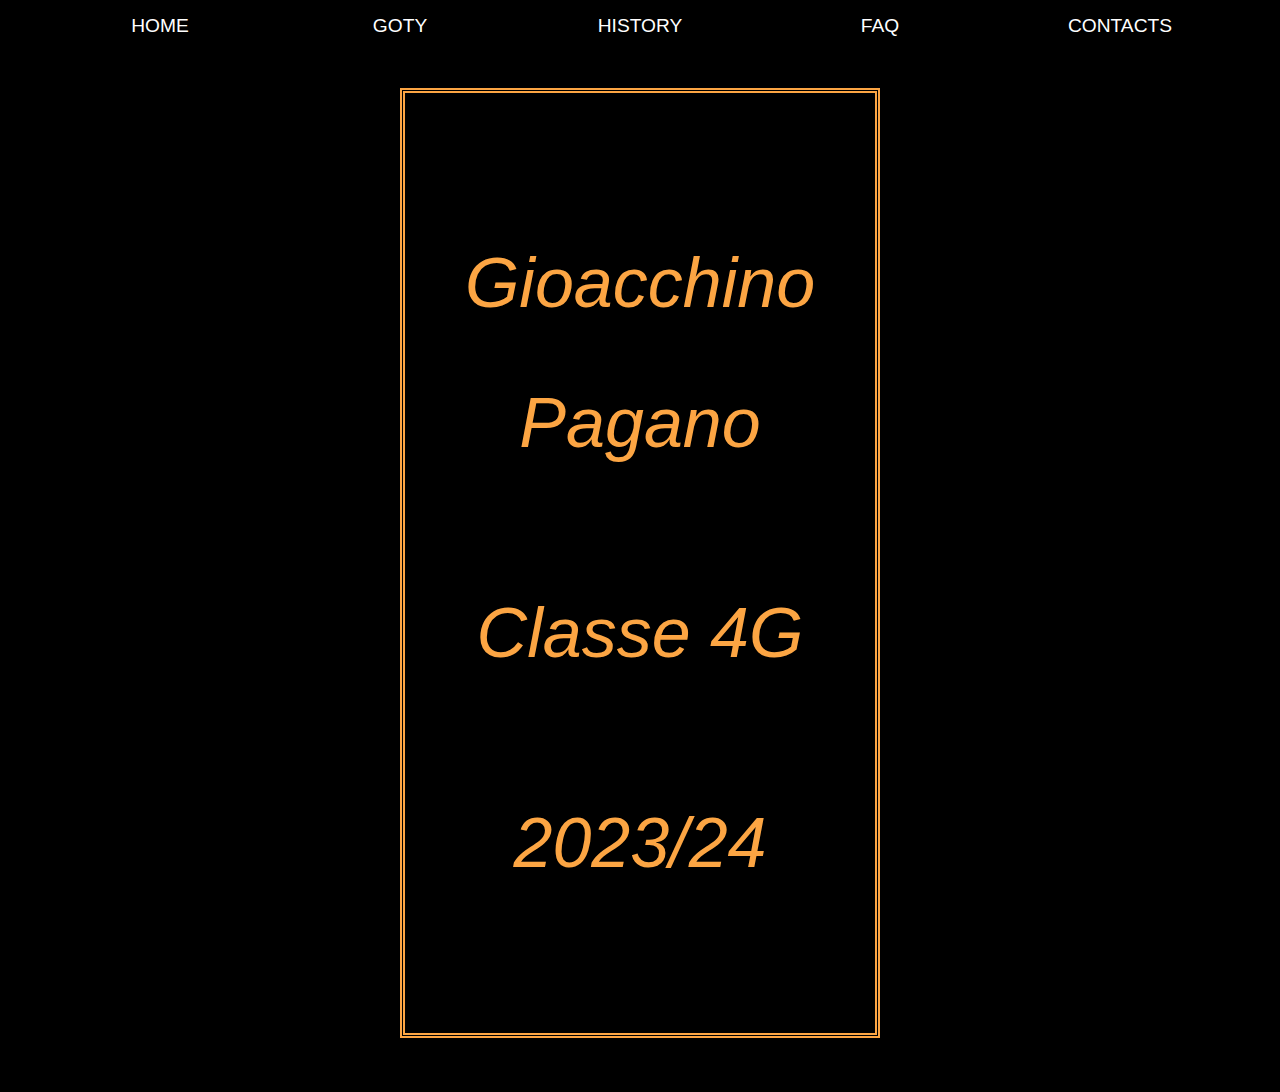
<file: contacts.html>
<!DOCTYPE html>
<html>
    <head>
        <link rel="stylesheet" href="layout 1.css">
        <title>Contacts</title>
    </head>
<body>    
    <nav>
        <ul>
           <li><a href="index.html">HOME</a></li>
           <li><a href="goty.html">GOTY</a></li>
           <li><a href="history.html">HISTORY</a></li>
           <li><a href="#">FAQ</a>
               <ul>
                   <li><a href="event.html">THE EVENT</a></li>
                   <li><a href="process.html">THE AWARD PROCESS</a></li>
               </ul>
           </li>
           <li><a href="contacts.html">CONTACTS</a></li>
    
    </ul>
    </nav>

    <main>
        <br><br>
        <div class="two">
            <p class="progress">Gioacchino Pagano</p>
            <p class="name">Classe 4G</p>
            <p class="name">2023/24</p>

            
             
        </div>
    
    <br><br><br>
    
    
    
    
    
    
    </main>
</body>
</html>
</file>
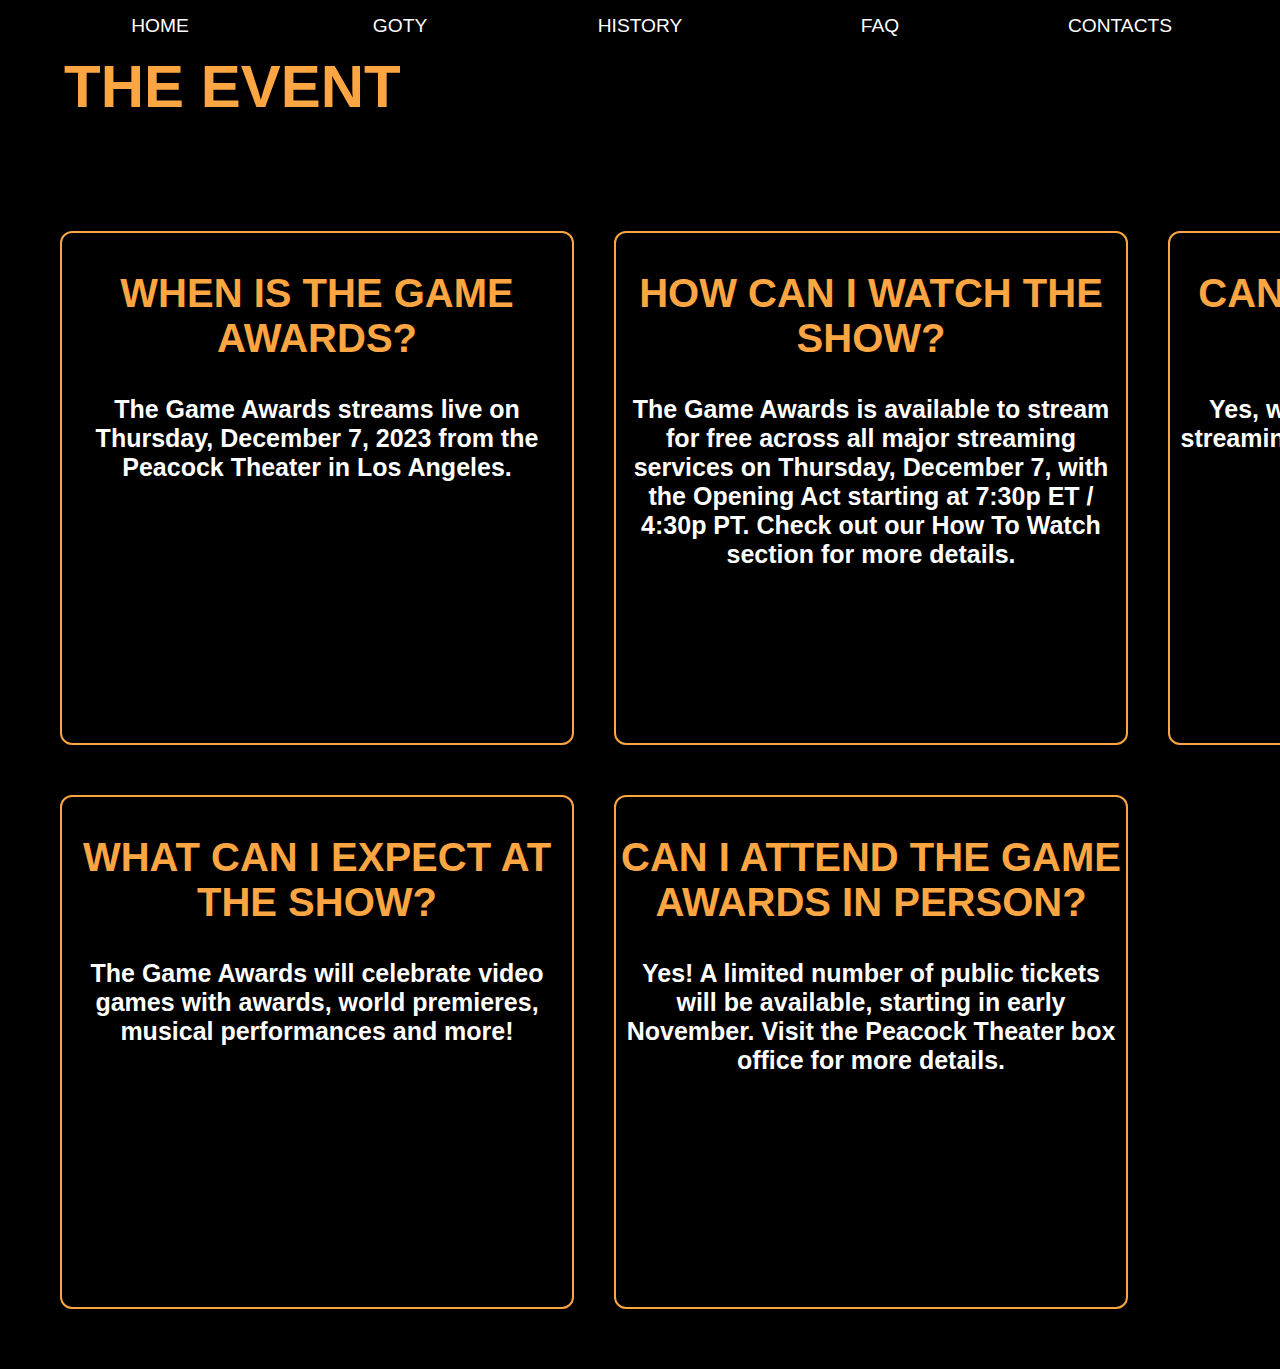
<file: event.html>
<!DOCTYPE html>
<html>
    <head>
        <link rel="stylesheet" href="layout 1.css">
        <title>FAQ</title>
    </head>
<body>
    <nav>
        <ul>
           <li><a href="index.html">HOME</a></li>
           <li><a href="goty.html">GOTY</a></li>
           <li><a href="history.html">HISTORY</a></li>
           <li><a href="#">FAQ</a>
               <ul>
                   <li><a href="event.html">THE EVENT</a></li>
                   <li><a href="process.html">THE AWARD PROCESS</a></li>
               </ul>
           </li>
           <li><a href="contacts.html">CONTACTS</a></li>
    
    </ul>
    </nav>

    <main>
        <h1>THE EVENT</h1>
        <div class="grid-container">
            <div class="round"><h2>WHEN IS THE GAME AWARDS?</h2>
                <h3>The Game Awards streams live on Thursday, December 7, 2023 from the Peacock Theater in Los Angeles.</h3>
            </div>

            <div class="round"><h2>HOW CAN I WATCH THE SHOW?</h2>
                <h3>The Game Awards is available to stream for free across all major streaming services on Thursday, December 7, with the Opening Act starting at 7:30p ET / 4:30p PT. Check out our How To Watch section for more details.</h3>
            </div>
            <div class="round"><h2>CAN I CO-STREAM THE SHOW?</h2>
                <h3>Yes, we welcome and encourage co-streaming. Sign-up here as an official co-streamer.</h3>
            </div>  
            <div class="round"><h2>WHAT CAN I EXPECT AT THE SHOW?</h2>
                <h3>The Game Awards will celebrate video games with awards, world premieres, musical performances and more!</h3>
            </div>
            <div class="round"><h2>CAN I ATTEND THE GAME AWARDS IN PERSON?</h2>
                <h3>Yes! A limited number of public tickets will be available, starting in early November. Visit the Peacock Theater box office for more details.</h3>
            </div>
          </div>
    </main>


</body>
</html>
</file>
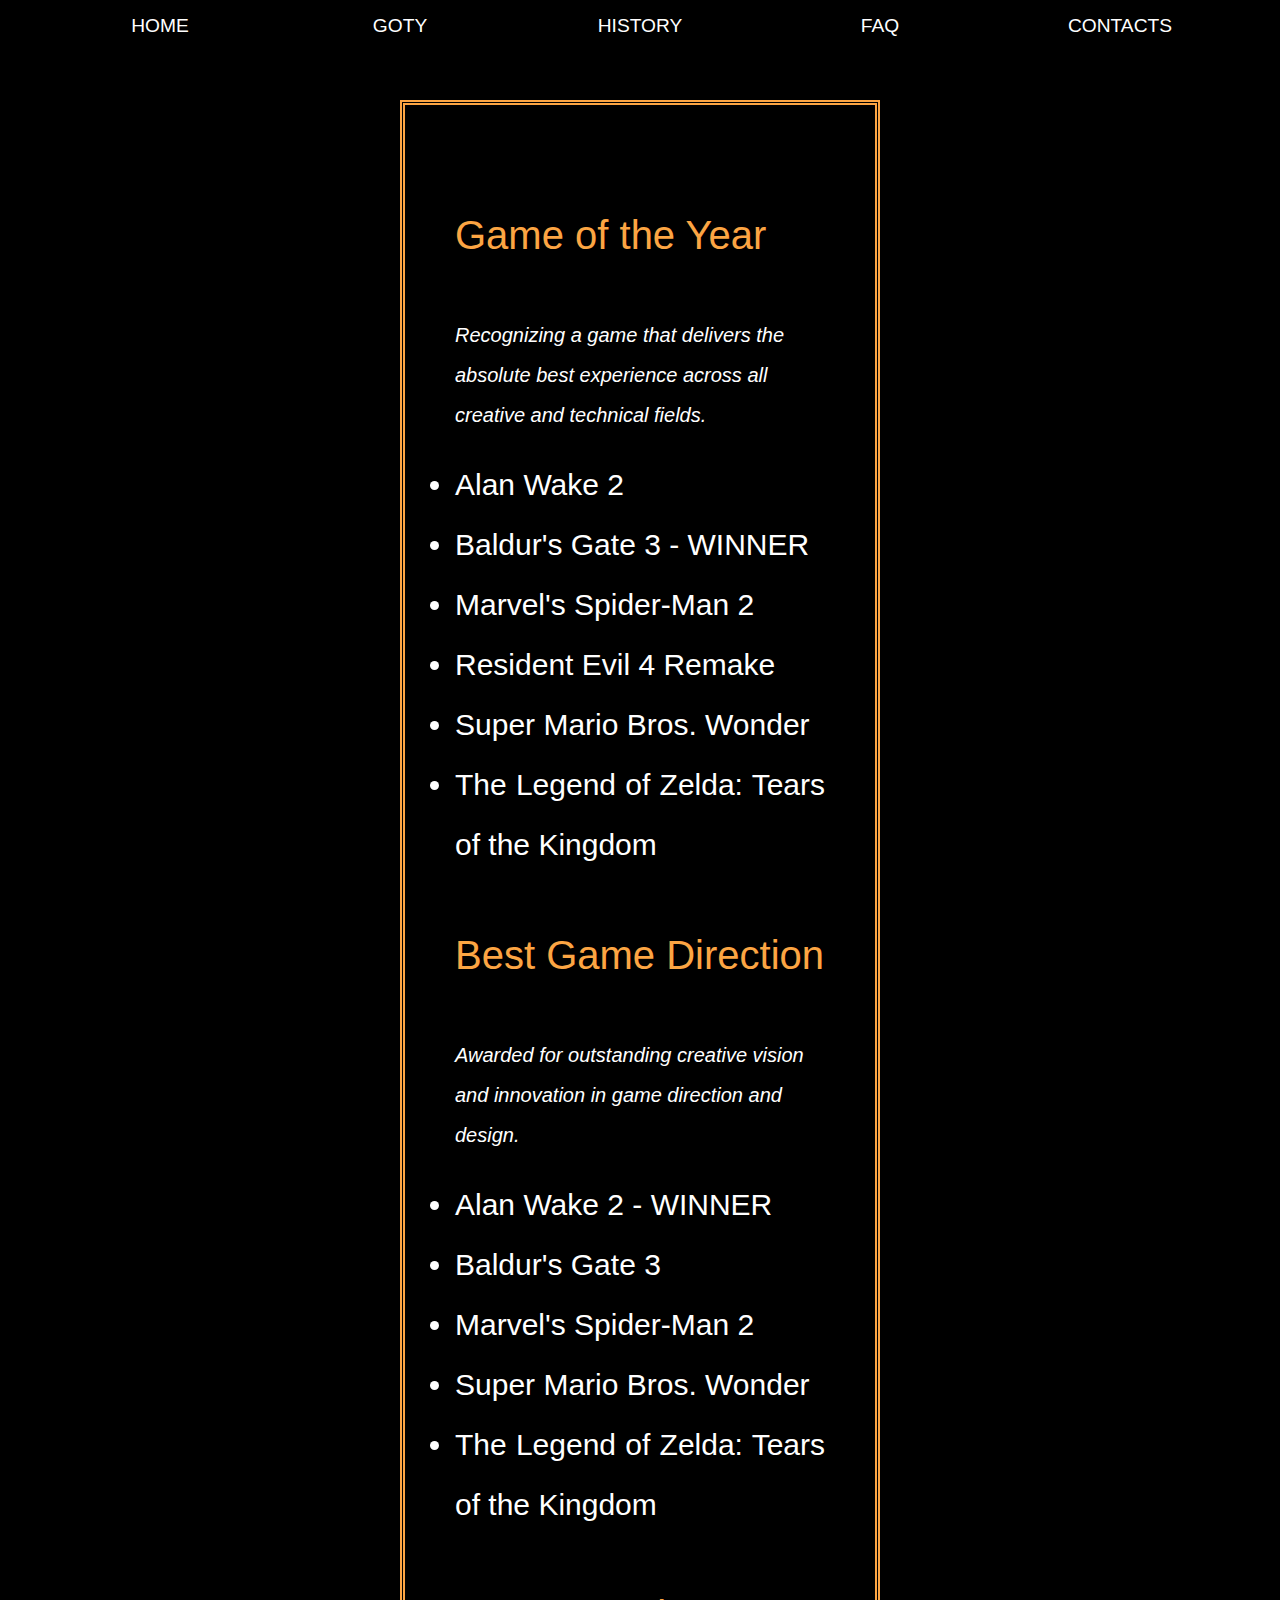
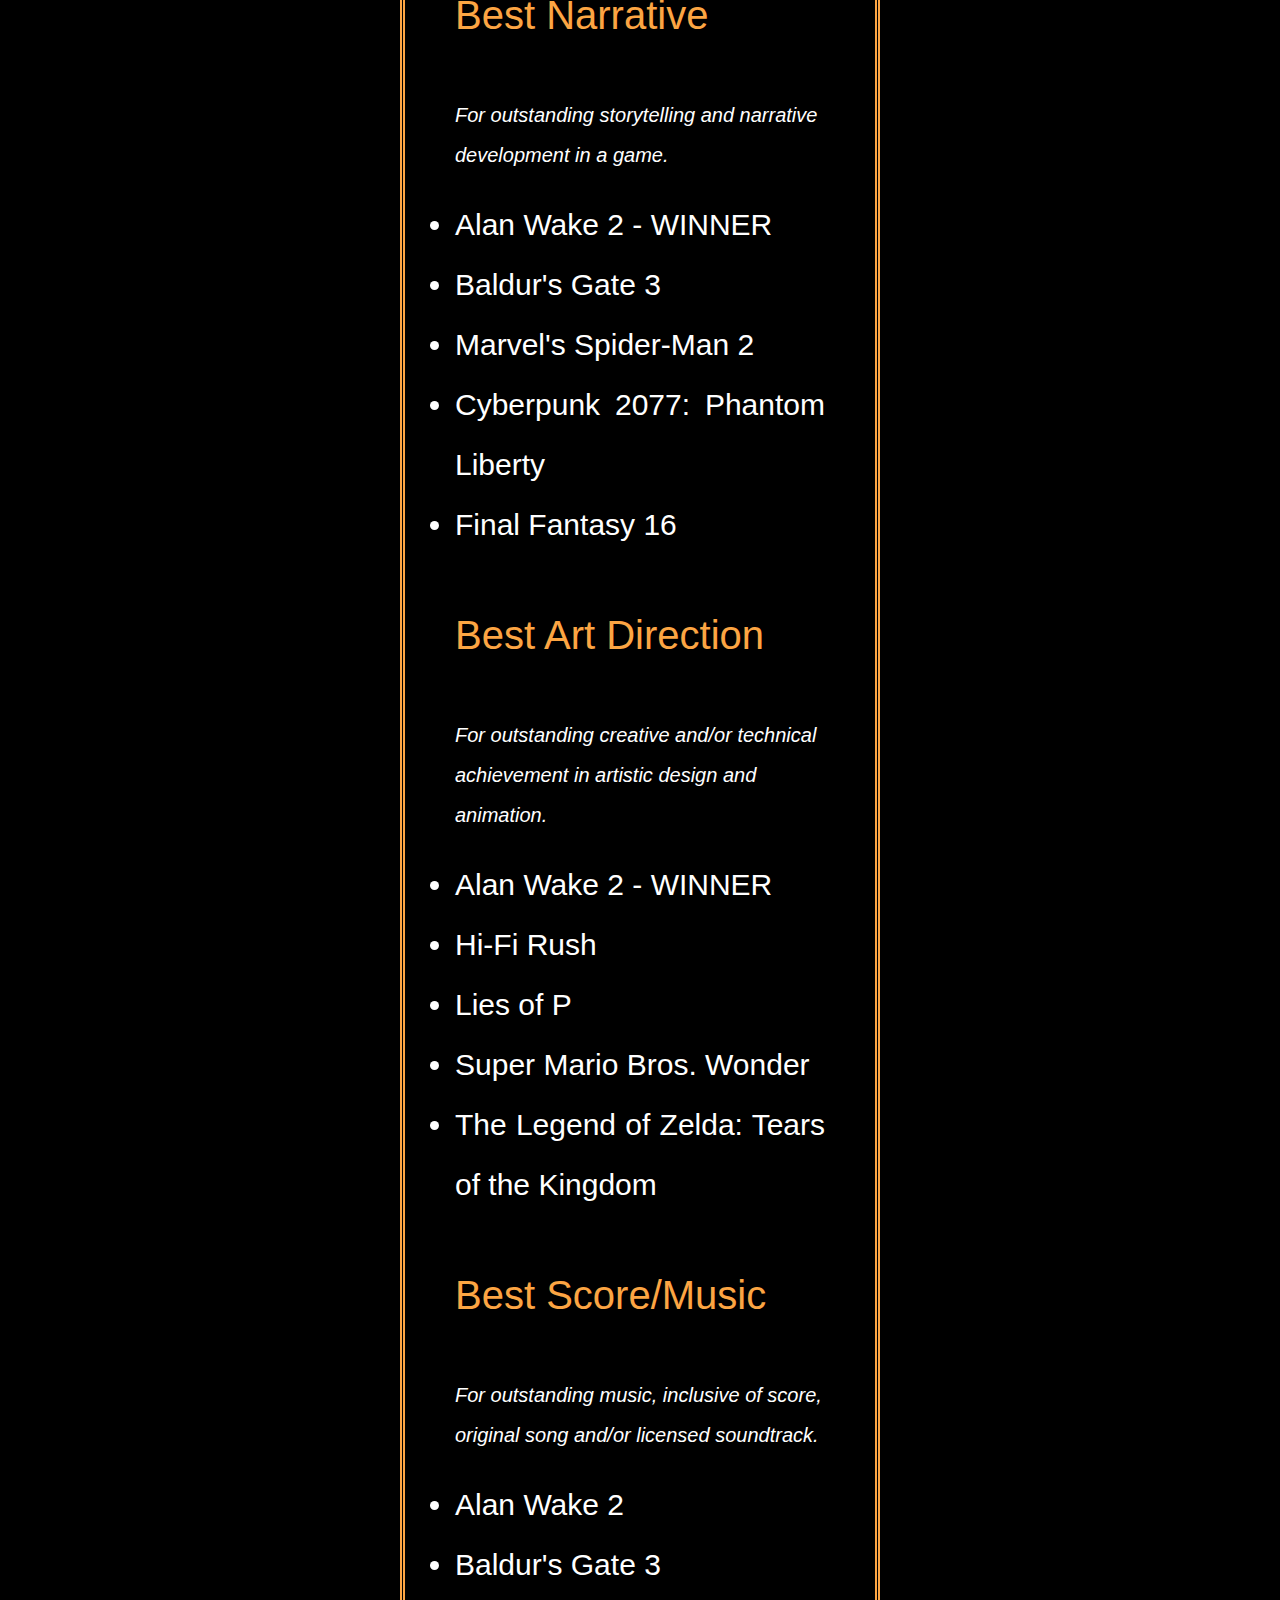
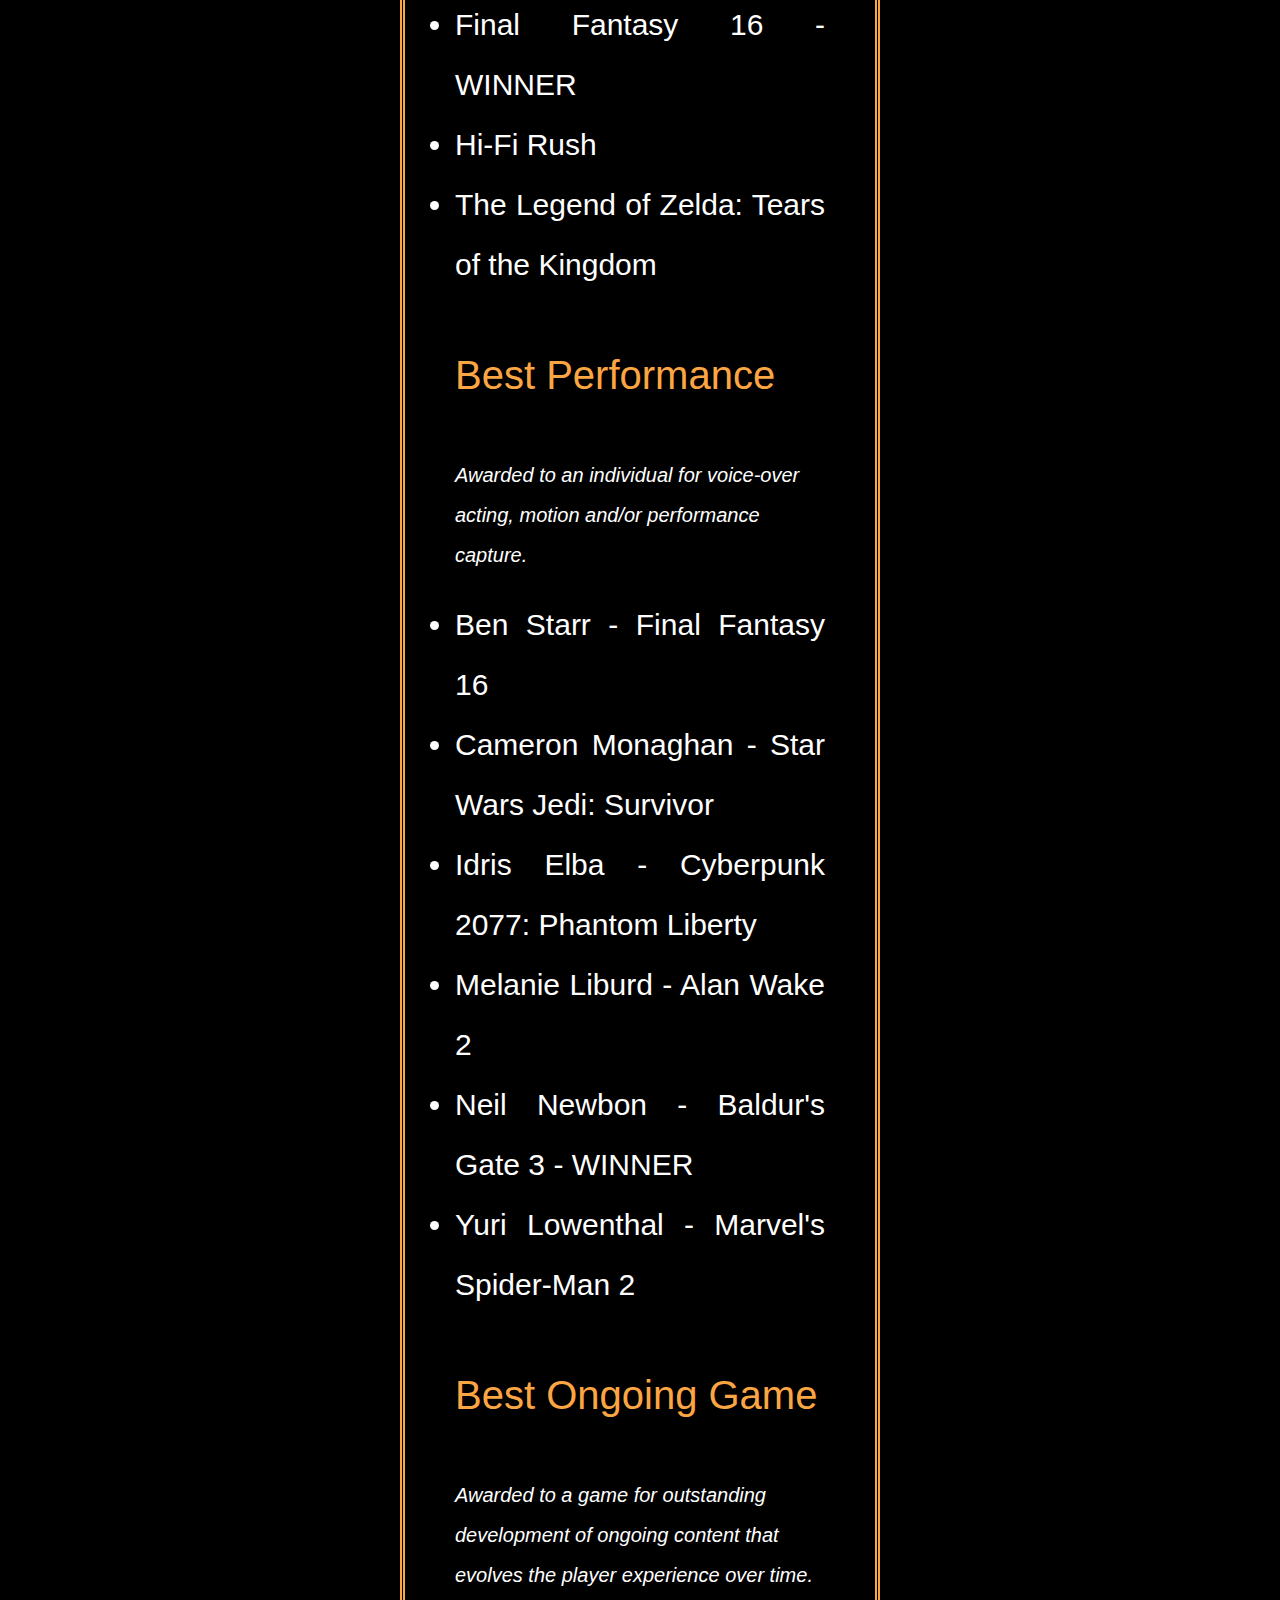
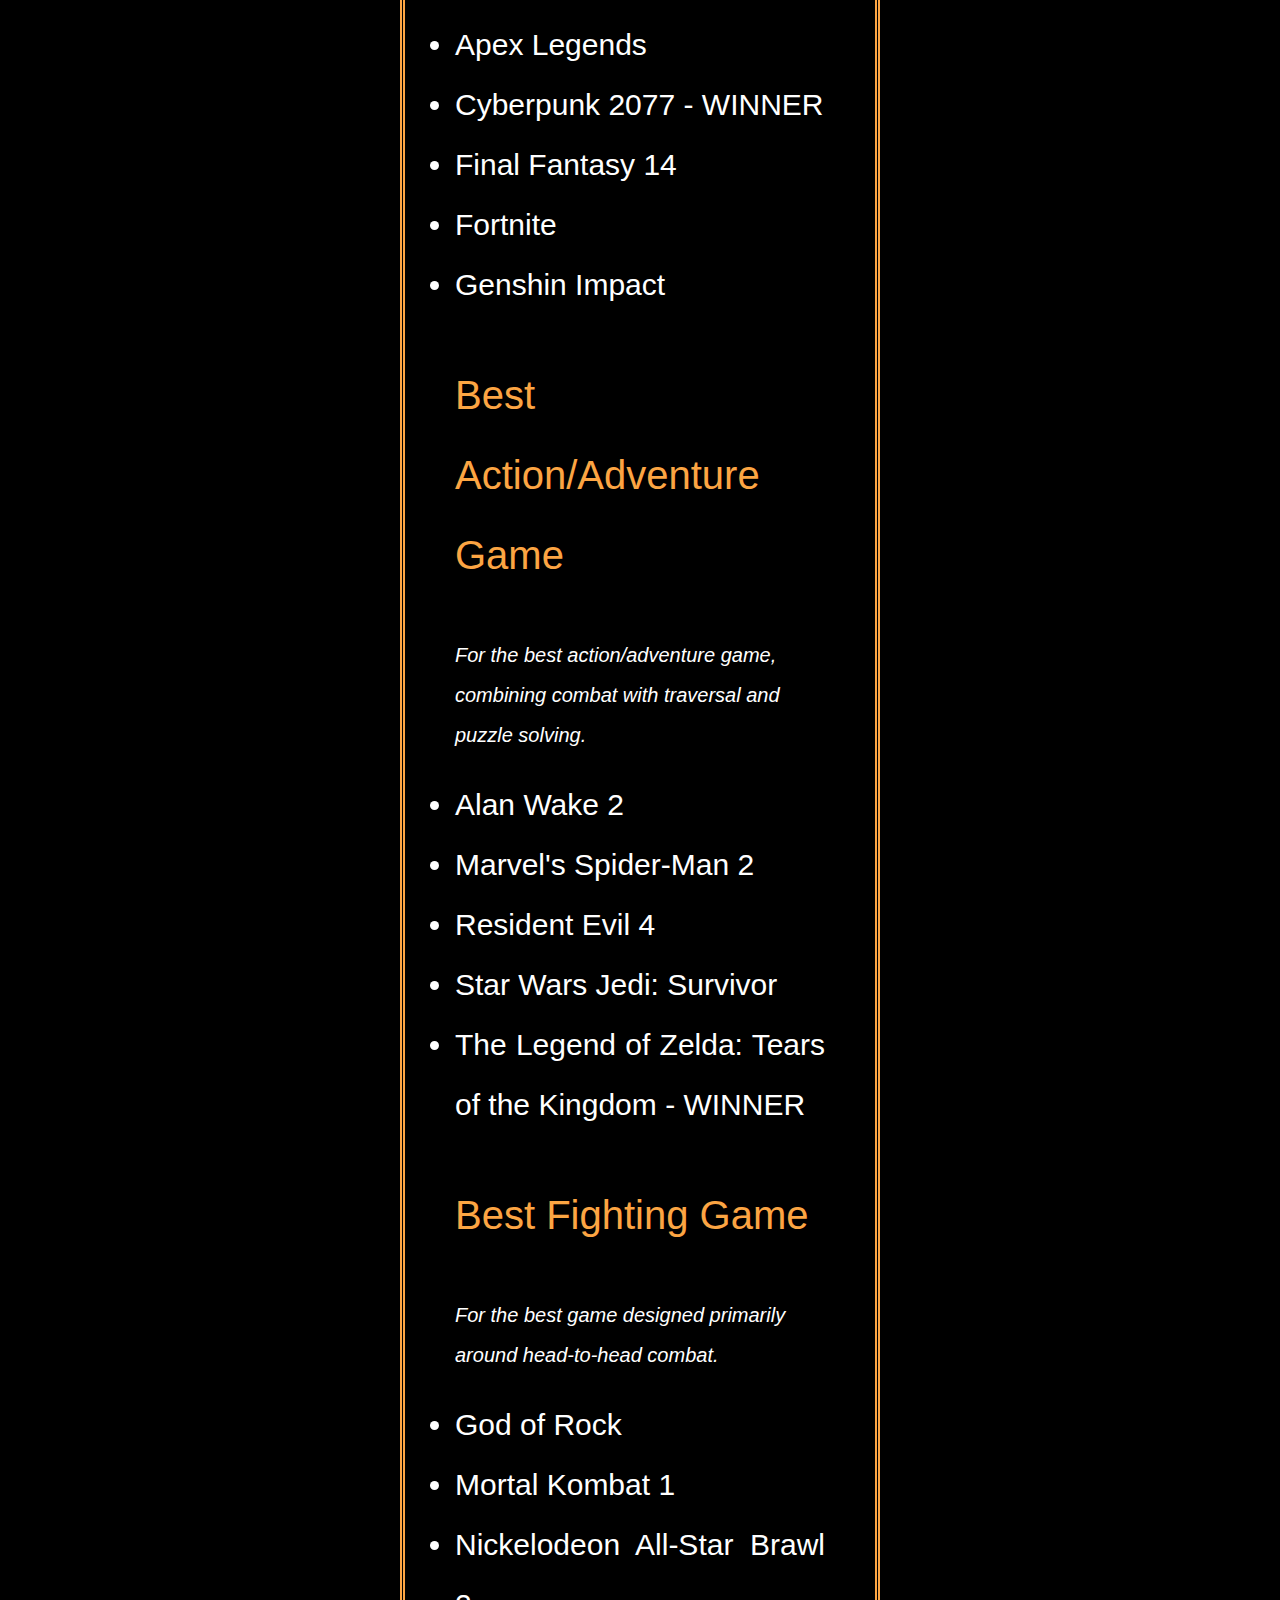
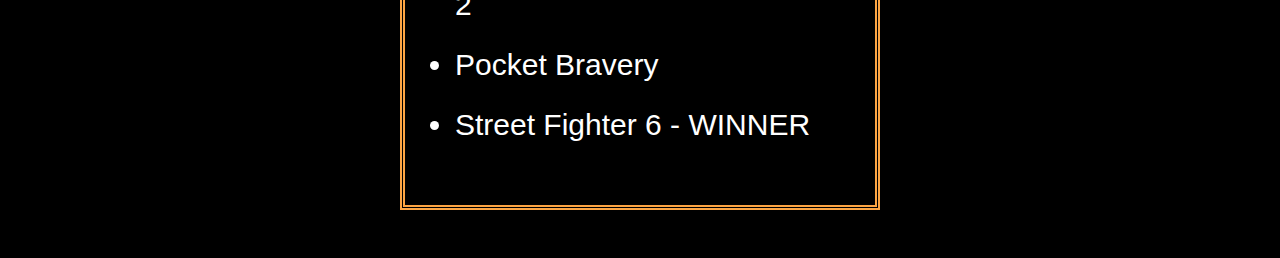
<file: goty.html>
<!DOCTYPE html>
<html>
    <head>
        <link rel="stylesheet" href="layout 1.css">
        <title>GOTY 2023</title>
    </head>
<body>    
    <nav>
        <ul>
           <li><a href="index.html">HOME</a></li>
           <li><a href="goty.html">GOTY</a></li>
           <li><a href="history.html">HISTORY</a></li>
           <li><a href="#">FAQ</a>
               <ul>
                   <li><a href="event.html">THE EVENT</a></li>
                   <li><a href="process.html">THE AWARD PROCESS</a></li>
               </ul>
           </li>
           <li><a href="contacts.html">CONTACTS</a></li>
    
    </ul>
    </nav>

    <main>
        <br>
        <ul class="two"> <p>Game of the Year</p>
            <p class="subtitles">Recognizing a game that delivers the absolute best experience across all creative and technical fields.</p>
            <li>Alan Wake 2</li>
            <li><a href="https://store.steampowered.com/app/1086940/Baldurs_Gate_3/" target="_blank">Baldur's Gate 3 - WINNER</a></li>
            <li>Marvel's Spider-Man 2</li>
            <li>Resident Evil 4 Remake</li>
            <li>Super Mario Bros. Wonder</li>
            <li>The Legend of Zelda: Tears of the Kingdom</li>

            <p>Best Game Direction</p>
            <p class="subtitles">Awarded for outstanding creative vision and innovation in game direction and design.</p>
            <li><a href="https://store.epicgames.com/en-US/p/alan-wake-2" target="_blank">Alan Wake 2 - WINNER</a></li>
            <li>Baldur's Gate 3</li>
            <li>Marvel's Spider-Man 2</li>
            <li>Super Mario Bros. Wonder</li>
            <li>The Legend of Zelda: Tears of the Kingdom</li>

            <p>Best Narrative</p>
            <p class="subtitles">For outstanding storytelling and narrative development in a game.</p>
            <li><a href="https://store.epicgames.com/en-US/p/alan-wake-2" target="_blank">Alan Wake 2 - WINNER</a></li>
            <li>Baldur's Gate 3</li>
            <li>Marvel's Spider-Man 2</li>
            <li>Cyberpunk 2077: Phantom Liberty</li>
            <li>Final Fantasy 16</li>

            <p>Best Art Direction</p>
            <p class="subtitles">For outstanding creative and/or technical achievement in artistic design and animation.</p>
            <li><a href="https://store.epicgames.com/en-US/p/alan-wake-2" target="_blank">Alan Wake 2 - WINNER</a></li>
            <li>Hi-Fi Rush</li>
            <li>Lies of P</li>
            <li>Super Mario Bros. Wonder</li>
            <li>The Legend of Zelda: Tears of the Kingdom</li>

            <p>Best Score/Music</p>
            <p class="subtitles">For outstanding music, inclusive of score, original song and/or licensed soundtrack.</p>
            <li>Alan Wake 2</li>
            <li>Baldur's Gate 3</li>
            <li><a href="https://store.steampowered.com/news/group/4898897/view/3611354355099465932" target="_blank">Final Fantasy 16 - WINNER</a></li>
            <li>Hi-Fi Rush</li>
            <li>The Legend of Zelda: Tears of the Kingdom</li>

            <p>Best Performance</p>
            <p class="subtitles">Awarded to an individual for voice-over acting, motion and/or performance capture.</p>
            <li>Ben Starr - Final Fantasy 16</li>
            <li>Cameron Monaghan - Star Wars Jedi: Survivor</li>
            <li>Idris Elba - Cyberpunk 2077: Phantom Liberty</li>
            <li>Melanie Liburd - Alan Wake 2</li>
            <li><a href="https://store.steampowered.com/app/1086940/Baldurs_Gate_3/" target="_blank">Neil Newbon - Baldur's Gate 3 - WINNER</a></li>
            <li>Yuri Lowenthal - Marvel's Spider-Man 2</li>

            <p>Best Ongoing Game</p>
            <p class="subtitles">Awarded to a game for outstanding development of ongoing content that evolves the player experience over time.</p>
            <li>Apex Legends</li>
            <li><a href="https://store.steampowered.com/app/1091500/Cyberpunk_2077/" target="_blank">Cyberpunk 2077 - WINNER</a></li>
            <li>Final Fantasy 14</li>
            <li>Fortnite</li>
            <li>Genshin Impact</li>

            <p>Best Action/Adventure Game</p>
            <p class="subtitles">For the best action/adventure game, combining combat with traversal and puzzle solving.</p>
            <li>Alan Wake 2</li>
            <li>Marvel's Spider-Man 2</li>
            <li>Resident Evil 4</li>
            <li>Star Wars Jedi: Survivor</li>
            <li><a href="https://store.steampowered.com/news/group/38913745/view/3730709370663610665" target="_blank">The Legend of Zelda: Tears of the Kingdom - WINNER</a></li>

            <p>Best Fighting Game</p>
            <p class="subtitles">For the best game designed primarily around head-to-head combat.</p>
            <li>God of Rock</li>
            <li>Mortal Kombat 1</li>
            <li>Nickelodeon All-Star Brawl 2</li>
            <li>Pocket Bravery</li>
            <li><a href="https://store.steampowered.com/app/1364780/Street_Fighter_6/" target="_blank">Street Fighter 6 - WINNER</a></li>
        </ul>
        <br>
    </main>
</body>
</html>
</file>
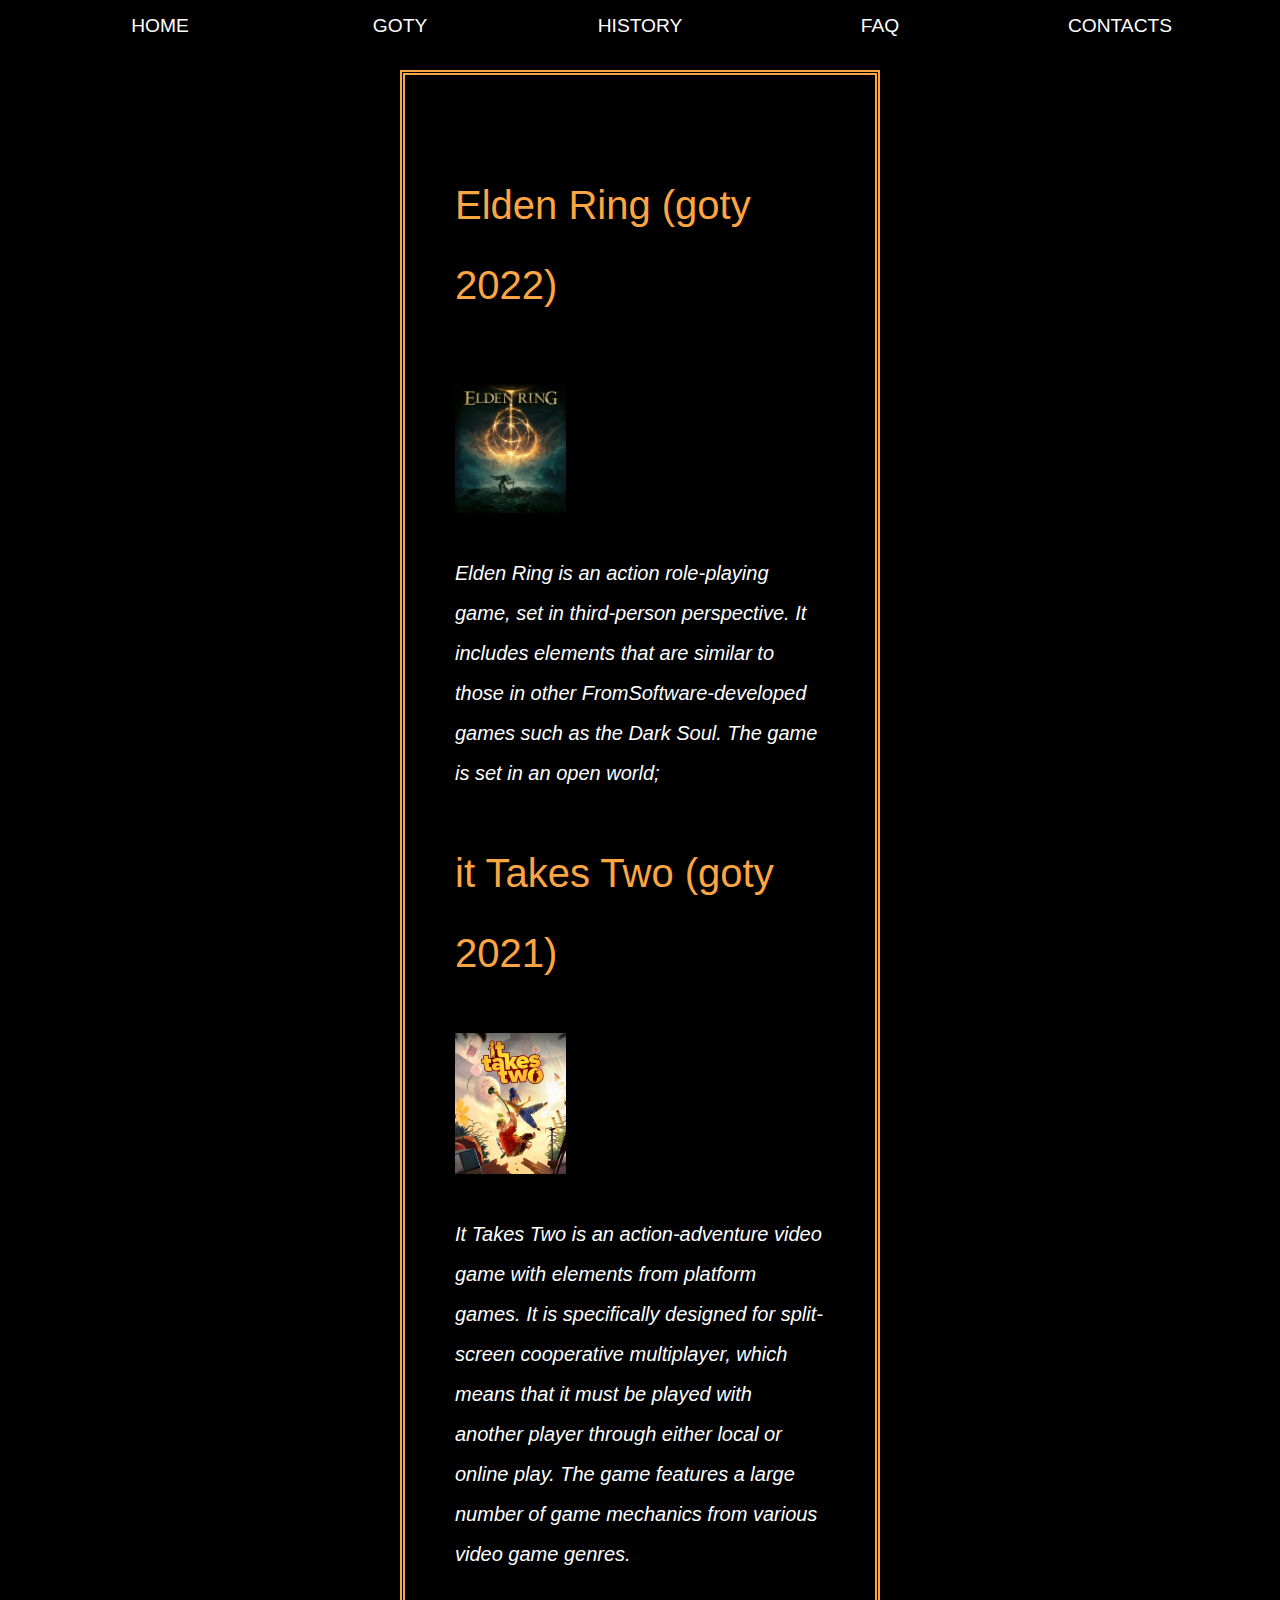
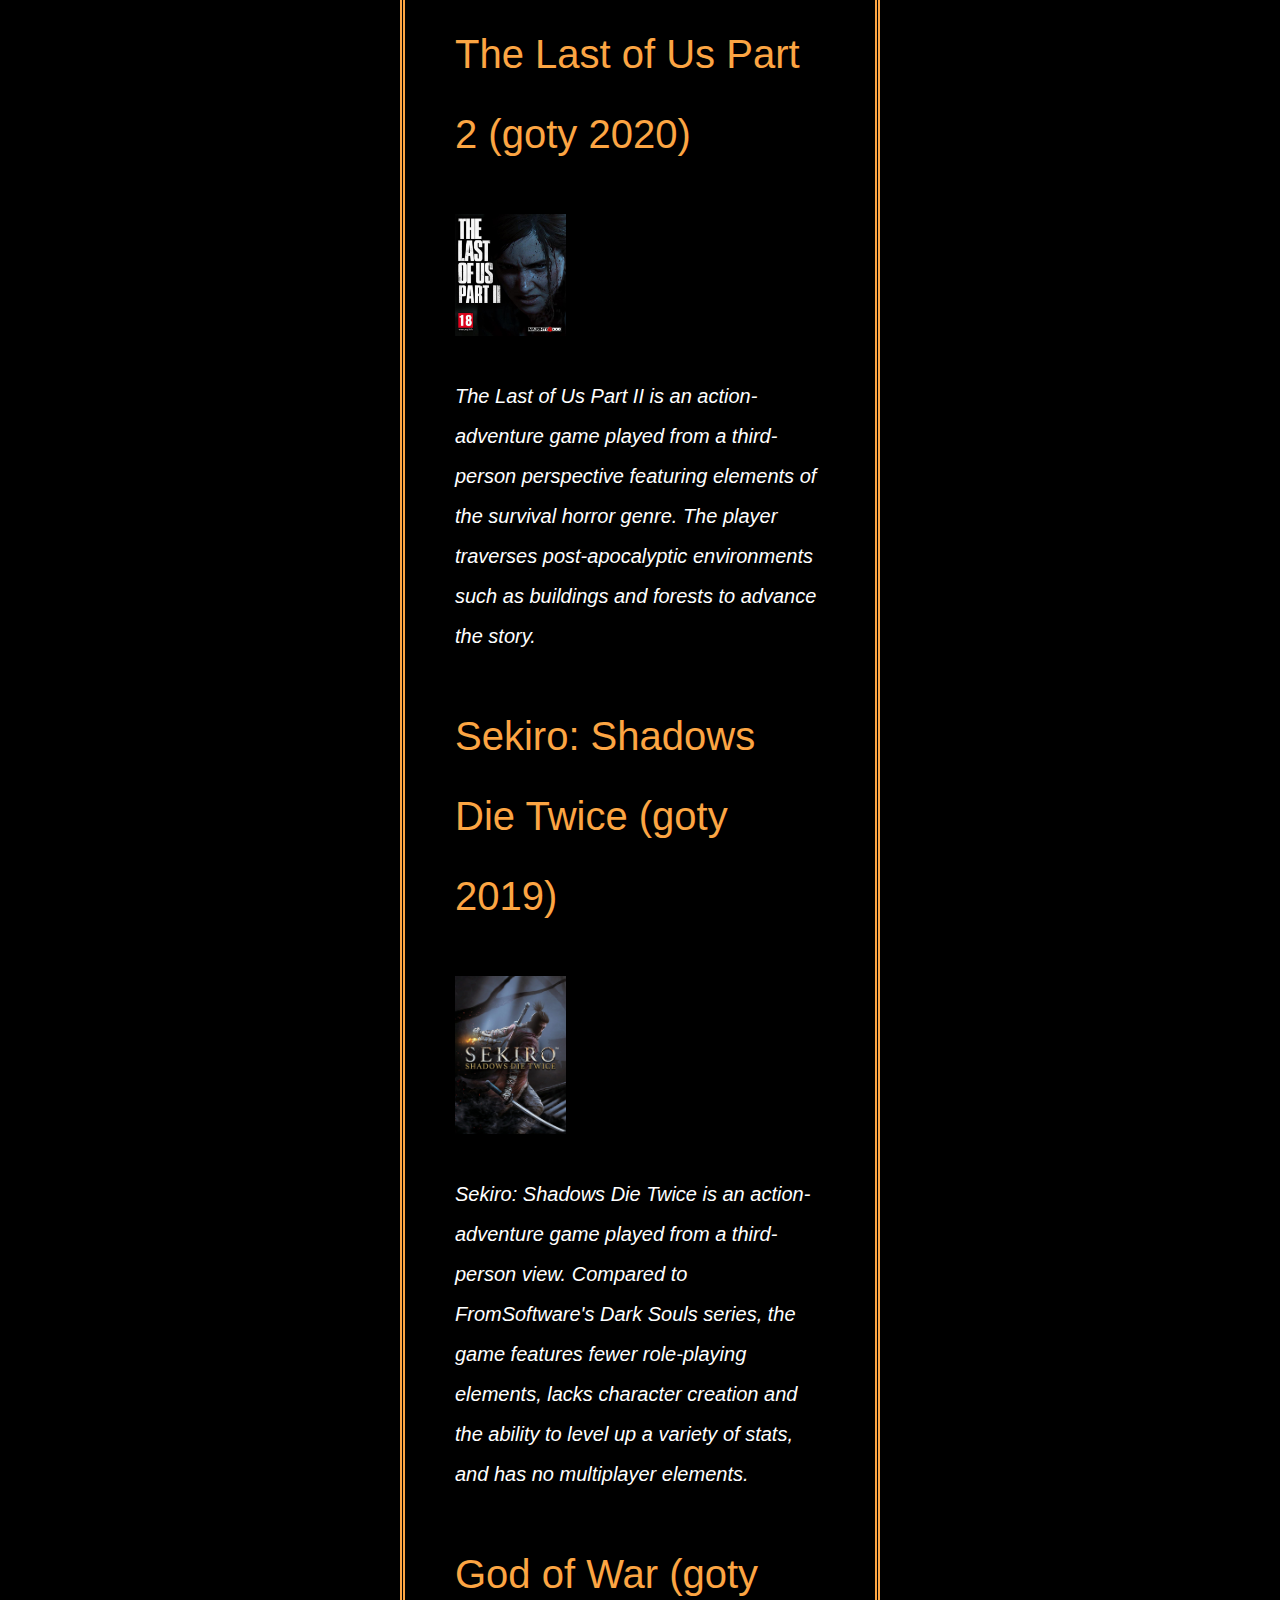
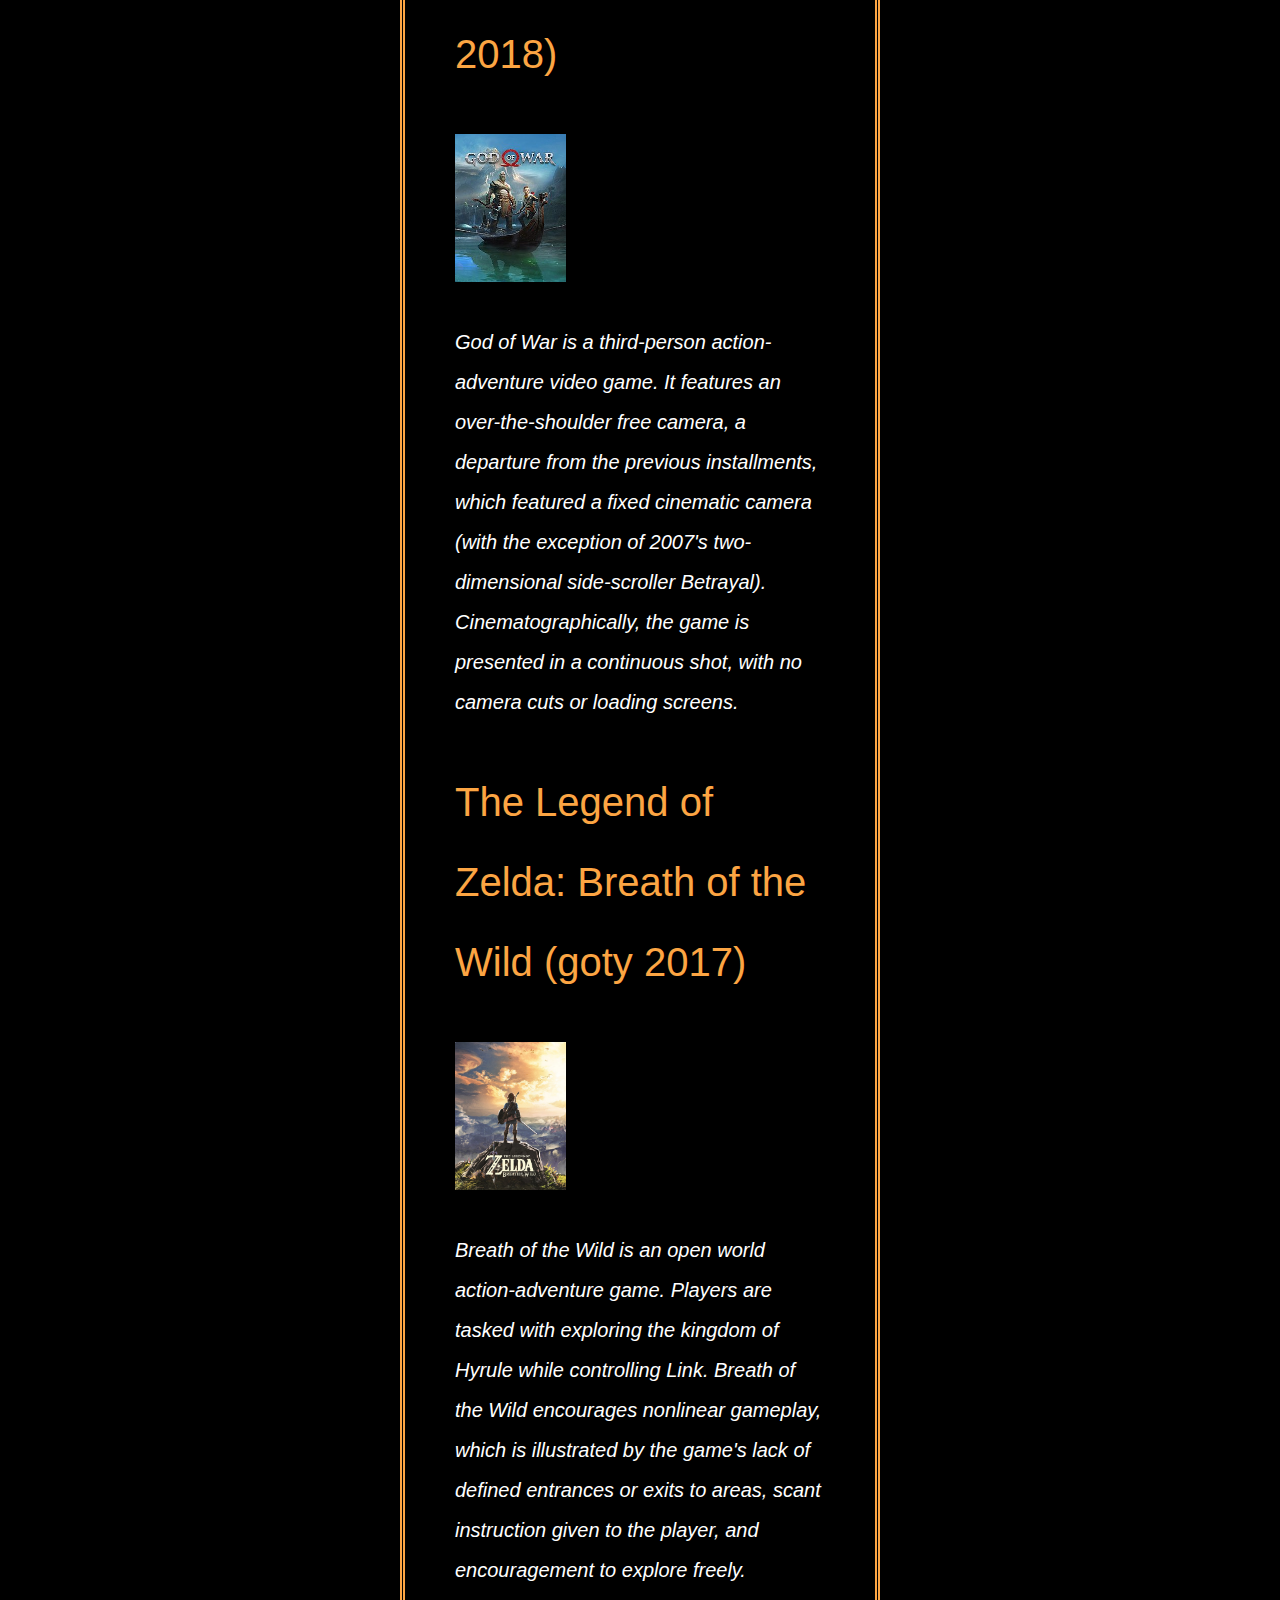
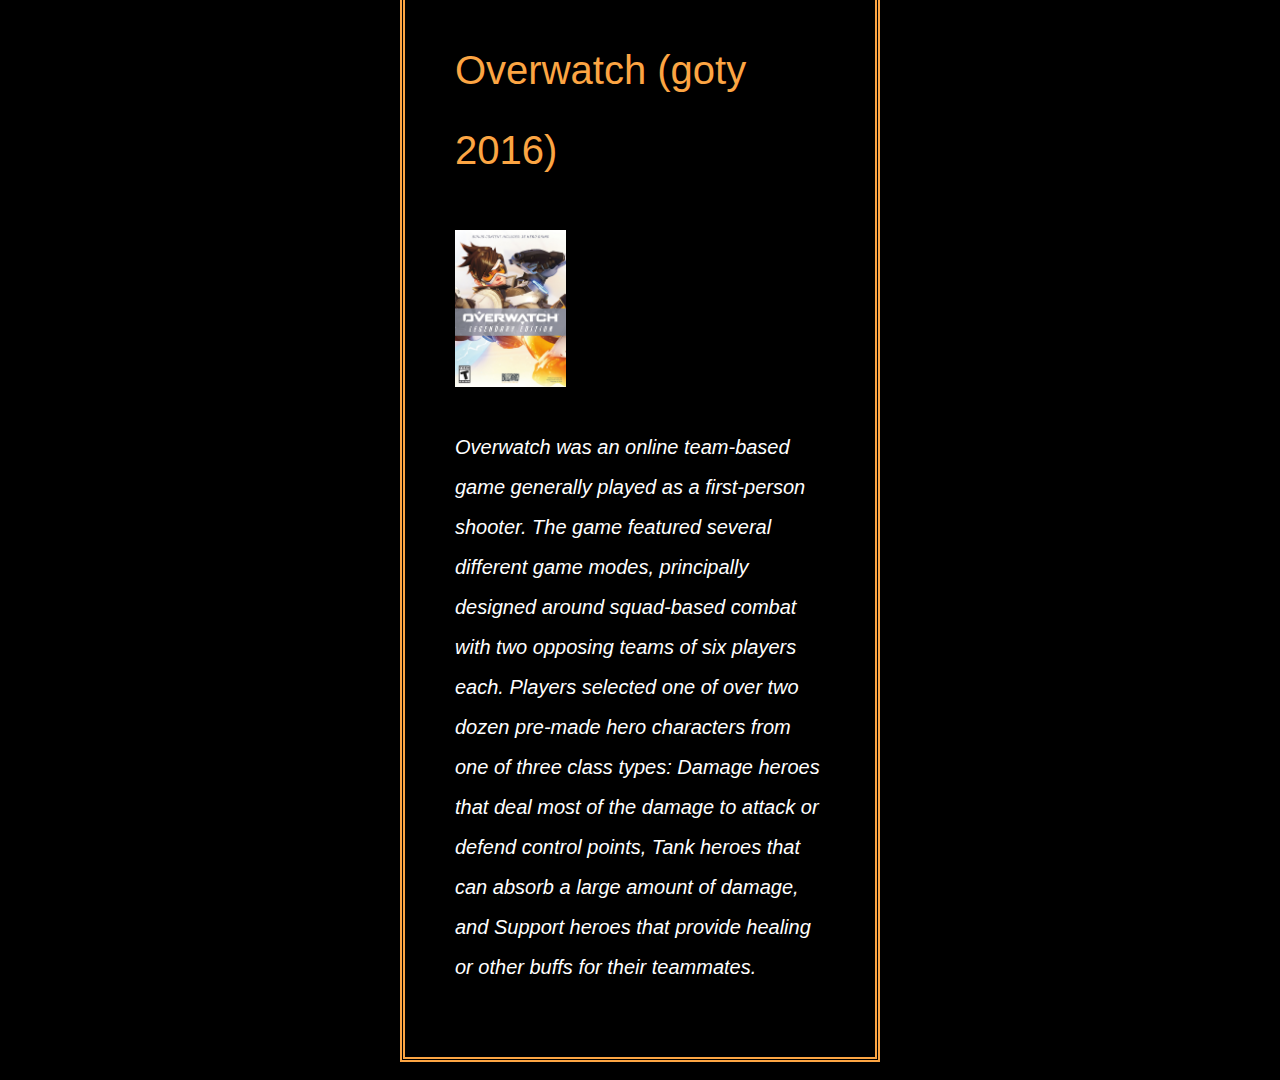
<file: history.html>
<!DOCTYPE html>
<html>
    <head>
        <link rel="stylesheet" href="layout 1.css">
        <title>History</title>
    </head>
<body>    
    <nav>
        <ul>
           <li><a href="index.html">HOME</a></li>
           <li><a href="goty.html">GOTY</a></li>
           <li><a href="history.html">HISTORY</a></li>
           <li><a href="#">FAQ</a>
               <ul>
                   <li><a href="event.html">THE EVENT</a></li>
                   <li><a href="process.html">THE AWARD PROCESS</a></li>
               </ul>
           </li>
           <li><a href="contacts.html">CONTACTS</a></li>
    
    </ul>
    </nav>
<main>
    <br>
    <div class="two">
        <p>Elden Ring (goty 2022)</p>
        <a href="https://store.steampowered.com/agecheck/app/1245620/"><img src="2022.jpg"></a>
        <p class="subtitles">Elden Ring is an action role-playing game, set in third-person perspective. It includes elements that are similar to those in other FromSoftware-developed games such as the Dark Soul. The game is set in an open world;</p>
            
        <p>it Takes Two (goty 2021)</p>
        <a href="https://store.steampowered.com/app/1426210/It_Takes_Two/"><img src="2021.jpg"></a>
        <p class="subtitles"> It Takes Two is an action-adventure video game with elements from platform games. It is specifically designed for split-screen cooperative multiplayer, which means that it must be played with another player through either local or online play. The game features a large number of game mechanics from various video game genres.</p>
            
        <p>The Last of Us Part 2 (goty 2020)</p>
        <a href="https://steamcommunity.com/app/1888930/discussions/0/5513030395228172741/"><img src="2020.jpg"></a>
        <p class="subtitles">The Last of Us Part II is an action-adventure game played from a third-person perspective featuring elements of the survival horror genre. The player traverses post-apocalyptic environments such as buildings and forests to advance the story.</p>
            
        <p>Sekiro: Shadows Die Twice (goty 2019)</p>
        <a href="https://store.steampowered.com/agecheck/app/814380/"><img src="2019.jpg"></a>
        <p class="subtitles">Sekiro: Shadows Die Twice is an action-adventure game played from a third-person view. Compared to FromSoftware's Dark Souls series, the game features fewer role-playing elements, lacks character creation and the ability to level up a variety of stats, and has no multiplayer elements.</p>
            
        <p>God of War (goty 2018)</p>
        <a href="https://store.steampowered.com/agecheck/app/1593500/"><img src="2018.jpg"></a>
        <p class="subtitles">God of War is a third-person action-adventure video game. It features an over-the-shoulder free camera, a departure from the previous installments, which featured a fixed cinematic camera (with the exception of 2007's two-dimensional side-scroller Betrayal). Cinematographically, the game is presented in a continuous shot, with no camera cuts or loading screens.</p>
            
        <p>The Legend of Zelda: Breath of the Wild (goty 2017)</p>
        <a href="https://www.nintendo.it/Giochi/Giochi-per-Nintendo-Switch/The-Legend-of-Zelda-Breath-of-the-Wild-1173609.html"><img src="2017.jpg"></a>
        <p class="subtitles">Breath of the Wild is an open world action-adventure game. Players are tasked with exploring the kingdom of Hyrule while controlling Link. Breath of the Wild encourages nonlinear gameplay, which is illustrated by the game's lack of defined entrances or exits to areas, scant instruction given to the player, and encouragement to explore freely.</p>
            
        <p>Overwatch (goty 2016)</p>
        <a href="https://overwatch.blizzard.com/it-it/"><img src="2016.jpg"></a>
        <p class="subtitles">Overwatch was an online team-based game generally played as a first-person shooter. The game featured several different game modes, principally designed around squad-based combat with two opposing teams of six players each. Players selected one of over two dozen pre-made hero characters from one of three class types: Damage heroes that deal most of the damage to attack or defend control points, Tank heroes that can absorb a large amount of damage, and Support heroes that provide healing or other buffs for their teammates.</p>
            
    </div>

<br>






</main>
</body>
</html>
</file>
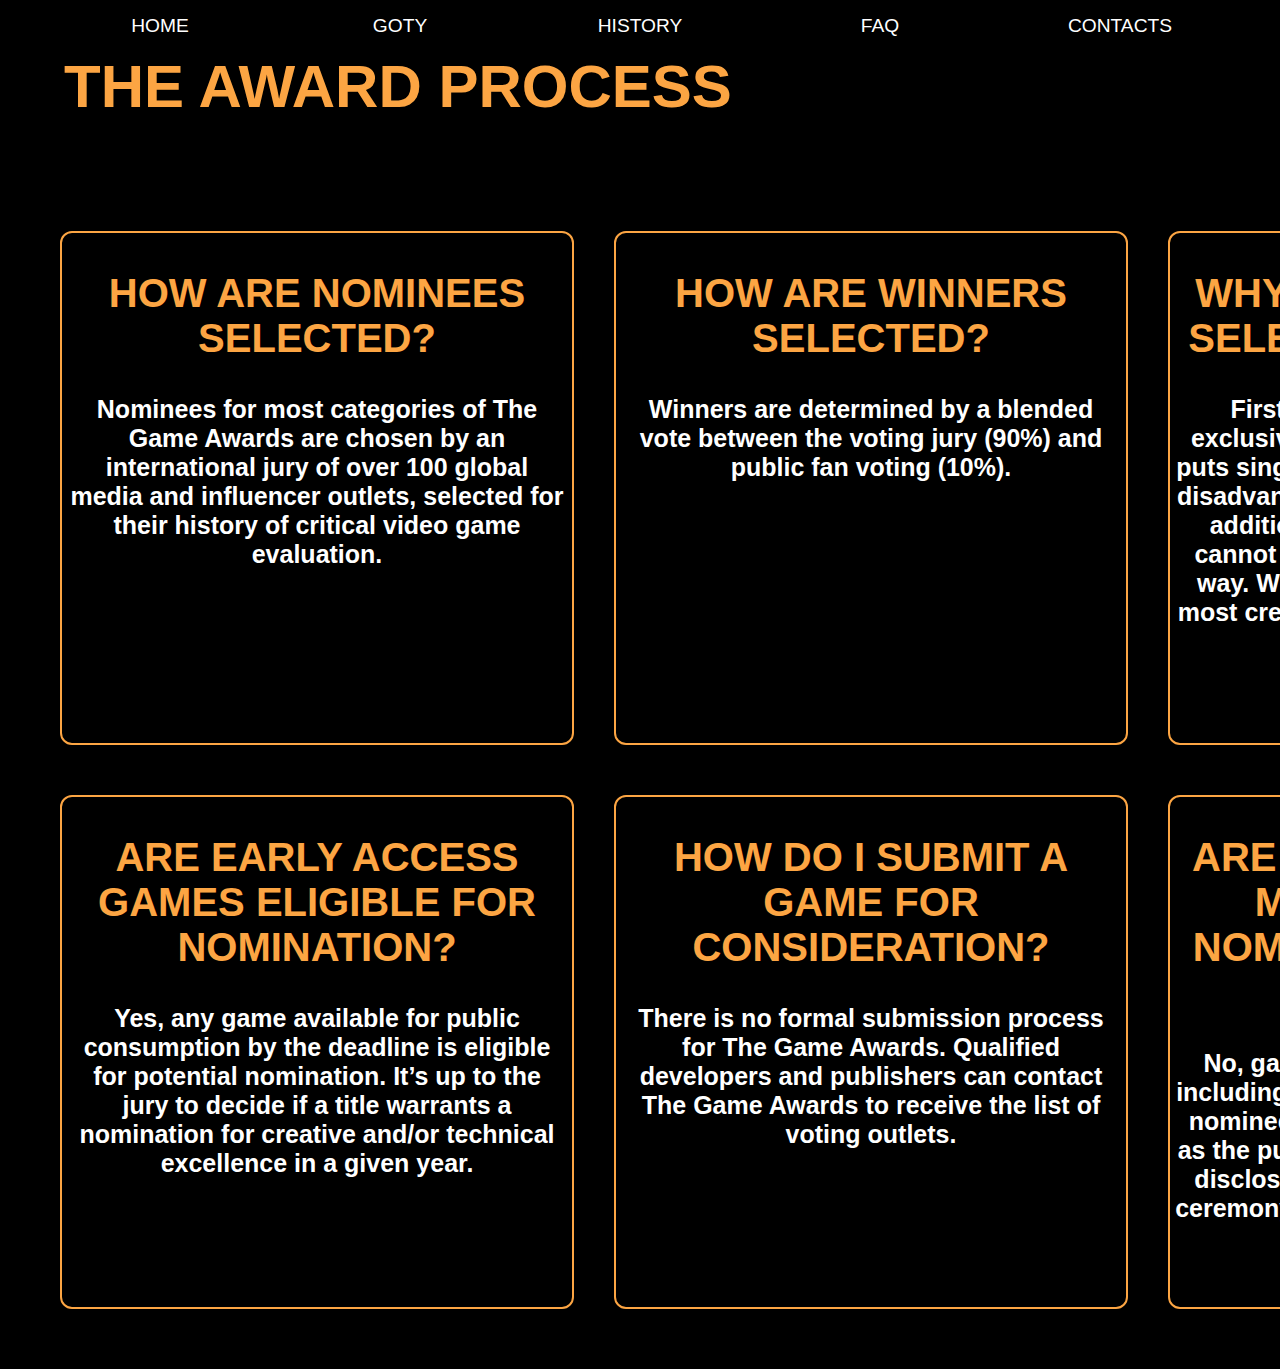
<file: process.html>
<!DOCTYPE html>
<html>
    <head>
        <link rel="stylesheet" href="layout 1.css">
        <title>FAQ</title>
    </head>
<body>
    <nav>
        <ul>
           <li><a href="index.html">HOME</a></li>
           <li><a href="goty.html">GOTY</a></li>
           <li><a href="history.html">HISTORY</a></li>
           <li><a href="#">FAQ</a>
               <ul>
                   <li><a href="event.html">THE EVENT</a></li>
                   <li><a href="process.html">THE AWARD PROCESS</a></li>
               </ul>
           </li>
           <li><a href="contacts.html">CONTACTS</a></li>
    
    </ul>
    </nav>

    <main>
        <h1>THE AWARD PROCESS</h1>
        <div class="grid-container">
            <div class="round"><h2>HOW ARE NOMINEES SELECTED?</h2>
                <h3>​​​Nominees for most categories of The Game Awards are chosen by an international jury of over 100 global media and influencer outlets, selected for their history of critical video game evaluation.</h3>
            </div>
            <div class="round"><h2>HOW ARE WINNERS SELECTED?</h2>
                <h3>Winners are determined by a blended vote between the voting jury (90%) and public fan voting (10%).</h3>
            </div>
            <div class="round"><h2>WHY DON’T FANS 100% SELECT THE WINNERS?</h2>
                <h3>First, given that some games are exclusive to one platform, a public vote puts single-platform games at an inherent disadvantage over multi-platform titles. In addition, it is important that winners cannot be “socially engineered” in any way. We find that a blended vote is the most credible and authentic way to select winners.</h3>            
            </div>
            <div class="round"><h2>ARE EARLY ACCESS GAMES ELIGIBLE FOR NOMINATION?</h2>
                <h3>Yes, any game available for public consumption by the deadline is eligible for potential nomination. It’s up to the jury to decide if a title warrants a nomination for creative and/or technical excellence in a given year.</h3>
            </div>
            <div class="round"><h2>HOW DO I SUBMIT A GAME FOR CONSIDERATION?</h2>
                <h3>There is no formal submission process for The Game Awards. Qualified developers and publishers can contact The Game Awards to receive the list of voting outlets.</h3>
            </div>
            <div class="round"><h2>ARE GAME COMPANIES MADE AWARE OF NOMINEES/WINNERS IN ADVANCE?</h2>
                <h3>No, game developers and publishers, including the Advisory Board, find out the nominees and winners at the same time as the public. The Game Awards does not disclose winners in advance of the live ceremony. There are no exceptions to this rule.</h3>
            </div>
          </div>
    </main>


</body>
</html>
</file>
<file: layout 1.css>
body{font-family: sans-serif; box-sizing: border-box; padding: 0; margin: 0;}

nav{background: #000; height: 52px; width: 100%; position: fixed; top: 0; left: 0;}

nav ul{list-style: none; margin: 0 auto; padding: 0; width: 100%; max-width: 1200px;}

nav ul ul{display: none; position: absolute; top: 100%; left: 0; width: 100%;}

nav ul li{position: relative; float: left; width: 20%; text-align: center;}

nav ul li:hover ul{display: block;}

nav ul li li{position: relative; float: none; width: 100%; border: none;}

nav ul li a{display: block; text-decoration: none; color: #ffffff; padding: 15px 25px; font-size: 1.2em; box-sizing: border-box; border-right: solid 2px #000; border-left: solid 2px #000;}

nav ul ul li a{font-size: 1rem; border-bottom: solid 2px #000;}

nav ul ul li:first-child a {border-top: solid 2px #000;}

nav ul li:hover a{background: #FFF; color: #000; text-decoration: none; transition: 0.5s;}

nav ul li li:hover a{background: #000; color: #FFF;}



header {
    margin-top: 52px;
    height: 900px;
    width: 100%;
    background-image: url(the-game-awards-2023.jpg);
    background-size: cover;
    text-align: center;
}

main {
    height: 100%;
    width: 100%;
    background: black;
    margin-top: 52px;
}

iframe {
    width: 900px;
    height: 500px;
    margin-top: 9%;
    margin-right: 40%;
}

.grid-container {
    display: grid;
    grid-template-columns: auto auto auto;
    grid-template-rows: auto auto;
    grid-gap: 40px;
    background-color: black;
    padding: 60px;
    grid-row-gap: 40px;
}

div.round {
    border: 2px solid rgb(252, 165, 67);
    border-radius: 12px;
    padding: 5px;
    margin-top: 10px;
    background-color: black;
    color: rgb(252, 165, 67);
    width: 500px;
    height: 500px;
}

h1 {
    color: rgb(252, 165, 67);
    font-size: 60px;
    margin-left: 5%;
}

h2 {
    color: rgb(252, 165, 67);
    font-size: 40px;
    text-align: center;
}

h3 {
    color: white;
    font-size: 25px;
    text-align: center;
}

ul.two {
    color: #FFF;
    font-size: 30px;
    border-style: double; 
    border-width: 5px; 
    border-color: rgb(252, 165, 67); 
    text-align: justify; 
    line-height: 2.0;
    margin-left: 400px;
    margin-right: 400px;
    padding: 50px;
}

p {
    color: rgb(252, 165, 67);
    font-size: 40px;
    text-align: left;
}

p.subtitles {
    color: #FFF;
    font-size: 20px;
    text-align: left;
    font-style: oblique;
}

a:link {color: #FFF; text-decoration:none;}
a:visited {color: #FFF; text-decoration:none;}
a:hover {font-size:125%; color: rgb(252, 165, 67); text-decoration:none;}

div.two {
    color: #FFF;
    font-size: 30px;
    border-style: double; 
    border-width: 5px; 
    border-color: rgb(252, 165, 67); 
    text-align: justify; 
    line-height: 2.0;
    margin-left: 400px;
    margin-right: 400px;
    padding: 50px;
}

img {
    align-items: left;
    width: 30%;
    height: 30%;
    margin-right: 1%;
}

p.name {
    color: rgb(252, 165, 67);
    font-size: 70px;
    text-align: center;
    font-style: oblique;
}

p.name:hover {
    text-decoration: underline;
}

p.progress {
    cursor: progress;
    color: rgb(252, 165, 67);
    font-size: 70px;
    text-align: center;
    font-style: oblique;
}

p.progress:hover {
    text-decoration: underline;
}

img.mark {
    width: 8%;
    height: 15%;
    position: absolute;
}

img.mark:hover {
    cursor: help;
}

body.firework {
    background-image: url(fireworks.gif);
    background-size: 100%;
}

img.firework {
    height: 50%;
    align-items: center;
    display: block;
  margin-left: auto;
  margin-right: auto;
}
</file>
